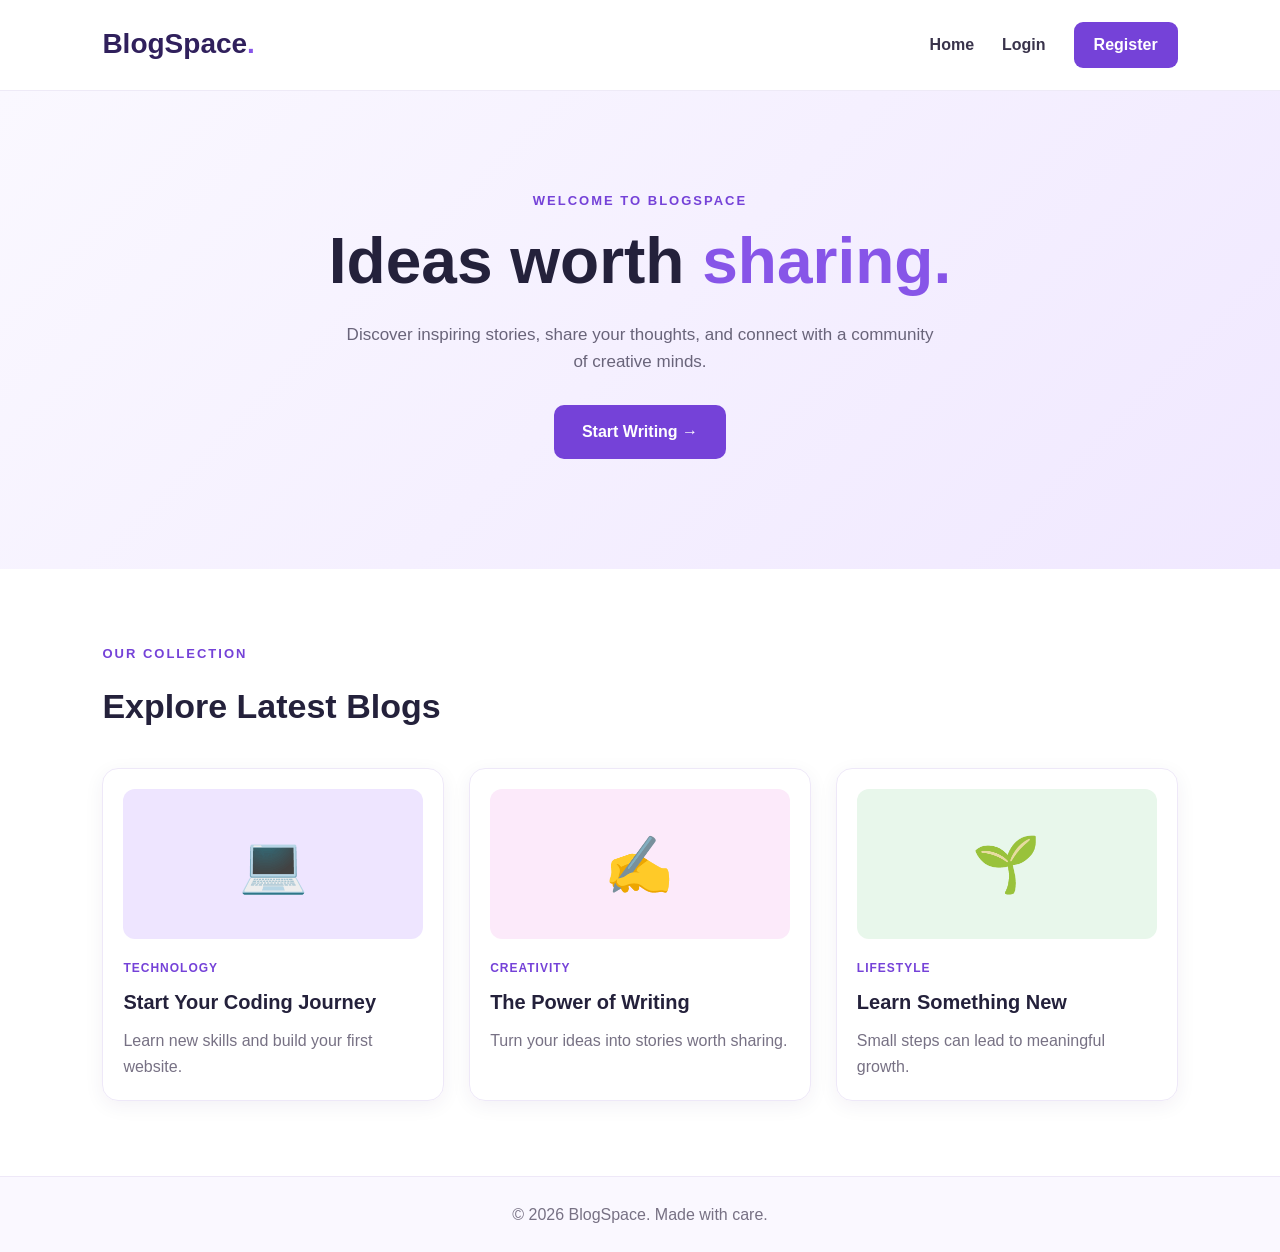
<file: index.html>
<!DOCTYPE html>
<html lang="en">
<head>
    <meta charset="UTF-8">
    <meta name="viewport" content="width=device-width, initial-scale=1.0">
    <title>BlogSpace - Home</title>
    <link rel="stylesheet" href="style.css">
</head>
<body>

    <header class="navbar">
        <a href="index.html" class="logo">BlogSpace<span>.</span></a>

        <nav>
            <a href="index.html">Home</a>
            <a href="login.html">Login</a>
            <a href="register.html" class="nav-button">Register</a>
        </nav>
    </header>

    <main>
        <section class="hero">
            <p class="eyebrow">WELCOME TO BLOGSPACE</p>

            <h1>Ideas worth <span>sharing.</span></h1>

            <p class="hero-text">
                Discover inspiring stories, share your thoughts,
                and connect with a community of creative minds.
            </p>

            <a href="register.html" class="primary-button">
                Start Writing →
            </a>
        </section>

        <section class="blogs">
            <p class="eyebrow">OUR COLLECTION</p>
            <h2>Explore Latest Blogs</h2>

            <div class="blog-grid">

                <article class="blog-card">
                    <div class="blog-art art-one">💻</div>
                    <p class="category">TECHNOLOGY</p>
                    <h3>Start Your Coding Journey</h3>
                    <p>Learn new skills and build your first website.</p>
                </article>

                <article class="blog-card">
                    <div class="blog-art art-two">✍️</div>
                    <p class="category">CREATIVITY</p>
                    <h3>The Power of Writing</h3>
                    <p>Turn your ideas into stories worth sharing.</p>
                </article>

                <article class="blog-card">
                    <div class="blog-art art-three">🌱</div>
                    <p class="category">LIFESTYLE</p>
                    <h3>Learn Something New</h3>
                    <p>Small steps can lead to meaningful growth.</p>
                </article>

            </div>
        </section>
    </main>

    <footer>
        <p>© 2026 BlogSpace. Made with care.</p>
    </footer>

    <script src="script.js"></script>
</body>
</html>
</file>
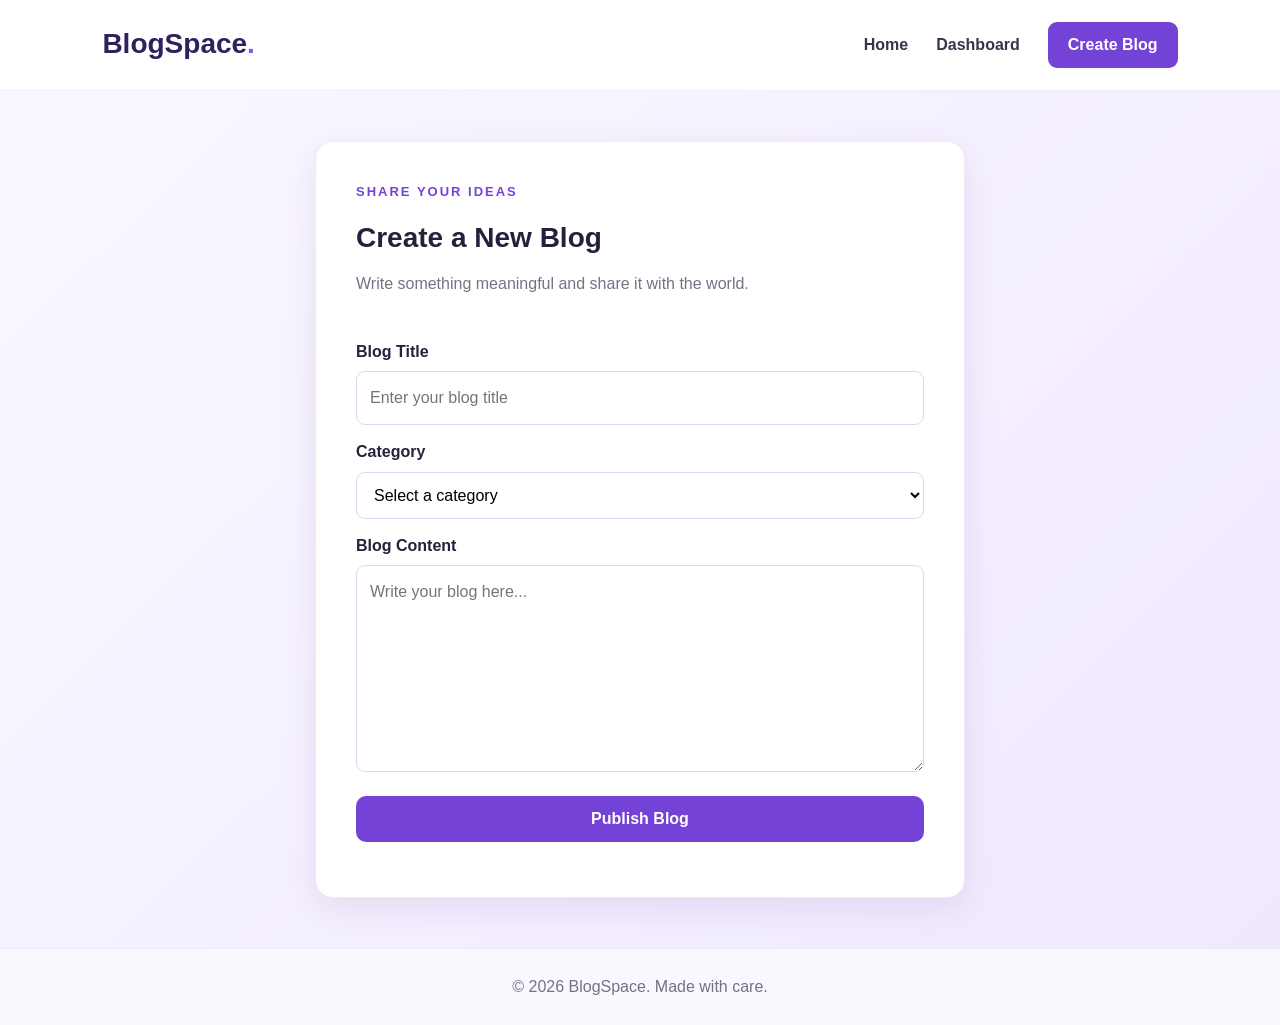
<file: create-blog.html>
<!DOCTYPE html>
<html lang="en">
<head>
    <meta charset="UTF-8">
    <meta name="viewport" content="width=device-width, initial-scale=1.0">
    <title>Create Blog - BlogSpace</title>
    <link rel="stylesheet" href="style.css">
</head>
<body>

    <header class="navbar">
        <a href="index.html" class="logo">BlogSpace<span>.</span></a>

        <nav>
            <a href="index.html">Home</a>
            <a href="dashboard.html">Dashboard</a>
            <a href="create-blog.html" class="nav-button">Create Blog</a>
        </nav>
    </header>

    <main class="auth-section">
        <div class="auth-card create-card">
            <p class="eyebrow">SHARE YOUR IDEAS</p>
            <h1>Create a New Blog</h1>
            <p class="auth-description">
                Write something meaningful and share it with the world.
            </p>

            <form id="blogForm">
                <label for="blogTitle">Blog Title</label>
                <input
                    type="text"
                    id="blogTitle"
                    placeholder="Enter your blog title"
                    required
                >

                <label for="blogCategory">Category</label>
                <select id="blogCategory" required>
                    <option value="">Select a category</option>
                    <option value="Technology">Technology</option>
                    <option value="Education">Education</option>
                    <option value="Lifestyle">Lifestyle</option>
                    <option value="Creativity">Creativity</option>
                </select>

                <label for="blogContent">Blog Content</label>
                <textarea
                    id="blogContent"
                    rows="7"
                    placeholder="Write your blog here..."
                    required
                ></textarea>

                <button type="submit" class="primary-button auth-button">
                    Publish Blog
                </button>
            </form>

            <p id="blogMessage" class="message"></p>
        </div>
    </main>

    <footer>
        <p>© 2026 BlogSpace. Made with care.</p>
    </footer>

    <script src="script.js"></script>
</body>
</html>
</file>
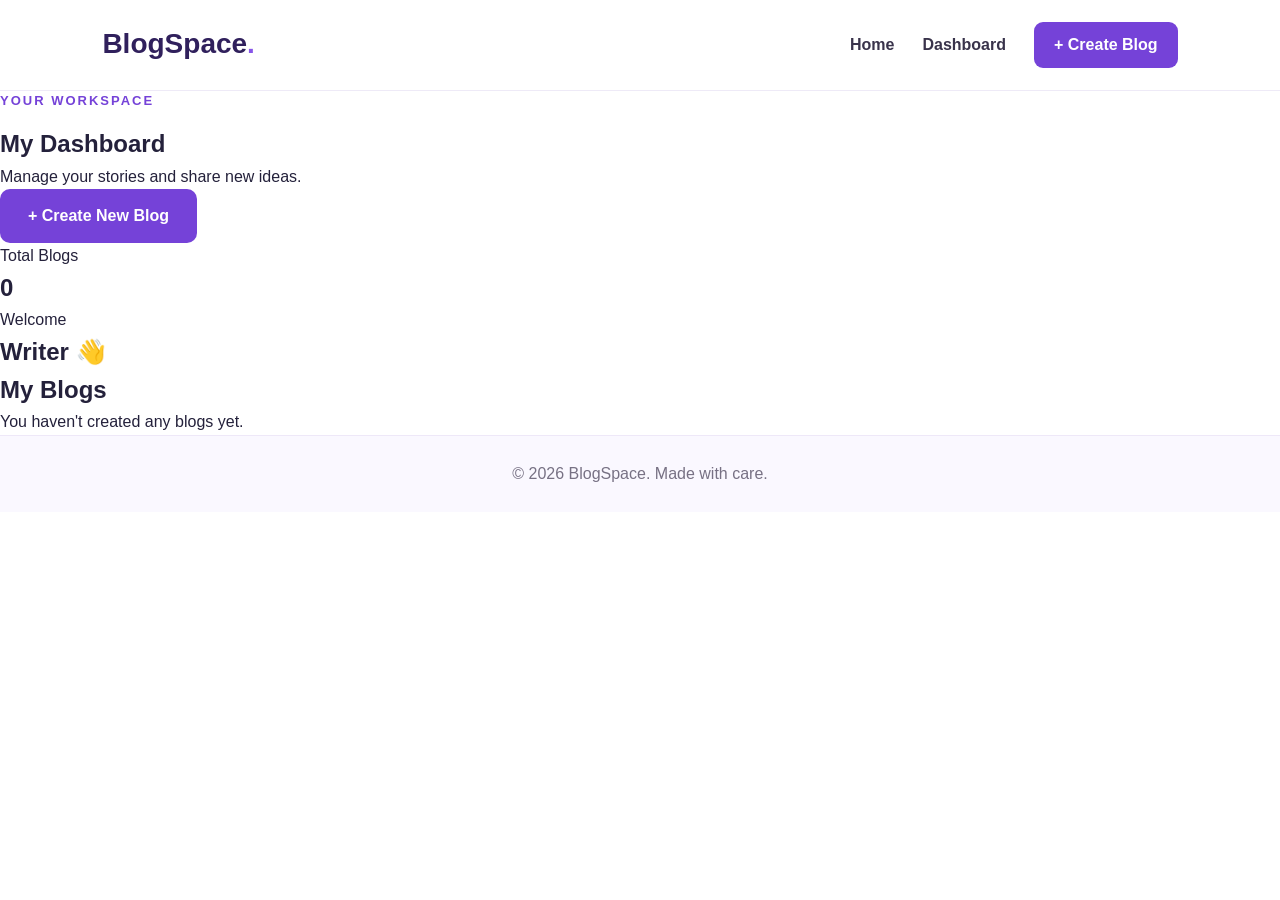
<file: dashboard.html>
<!DOCTYPE html>
<html lang="en">
<head>
    <meta charset="UTF-8">
    <meta name="viewport" content="width=device-width, initial-scale=1.0">
    <title>Dashboard - BlogSpace</title>
    <link rel="stylesheet" href="style.css">
</head>
<body>

    <header class="navbar">
        <a href="index.html" class="logo">BlogSpace<span>.</span></a>
        <nav>
            <a href="index.html">Home</a>
            <a href="dashboard.html">Dashboard</a>
            <a href="create-blog.html" class="nav-button">+ Create Blog</a>
        </nav>
    </header>

    <main class="dashboard">
        <section class="dashboard-heading">
            <div>
                <p class="eyebrow">YOUR WORKSPACE</p>
                <h1>My Dashboard</h1>
                <p>Manage your stories and share new ideas.</p>
            </div>
            <a href="create-blog.html" class="primary-button">
                + Create New Blog
            </a>
        </section>

        <section class="stats">
            <div class="stat-card">
                <p>Total Blogs</p>
                <h2 id="totalBlogs">0</h2>
            </div>
            <div class="stat-card">
                <p>Welcome</p>
                <h2>Writer 👋</h2>
            </div>
        </section>

        <section class="my-blogs">
            <h2>My Blogs</h2>
            <div id="myBlogs" class="blog-grid"></div>
            <p id="emptyMessage">You haven't created any blogs yet.</p>
        </section>
    </main>

    <footer>
        <p>© 2026 BlogSpace. Made with care.</p>
    </footer>

    <script src="script.js"></script>
</body>
</html>
</file>
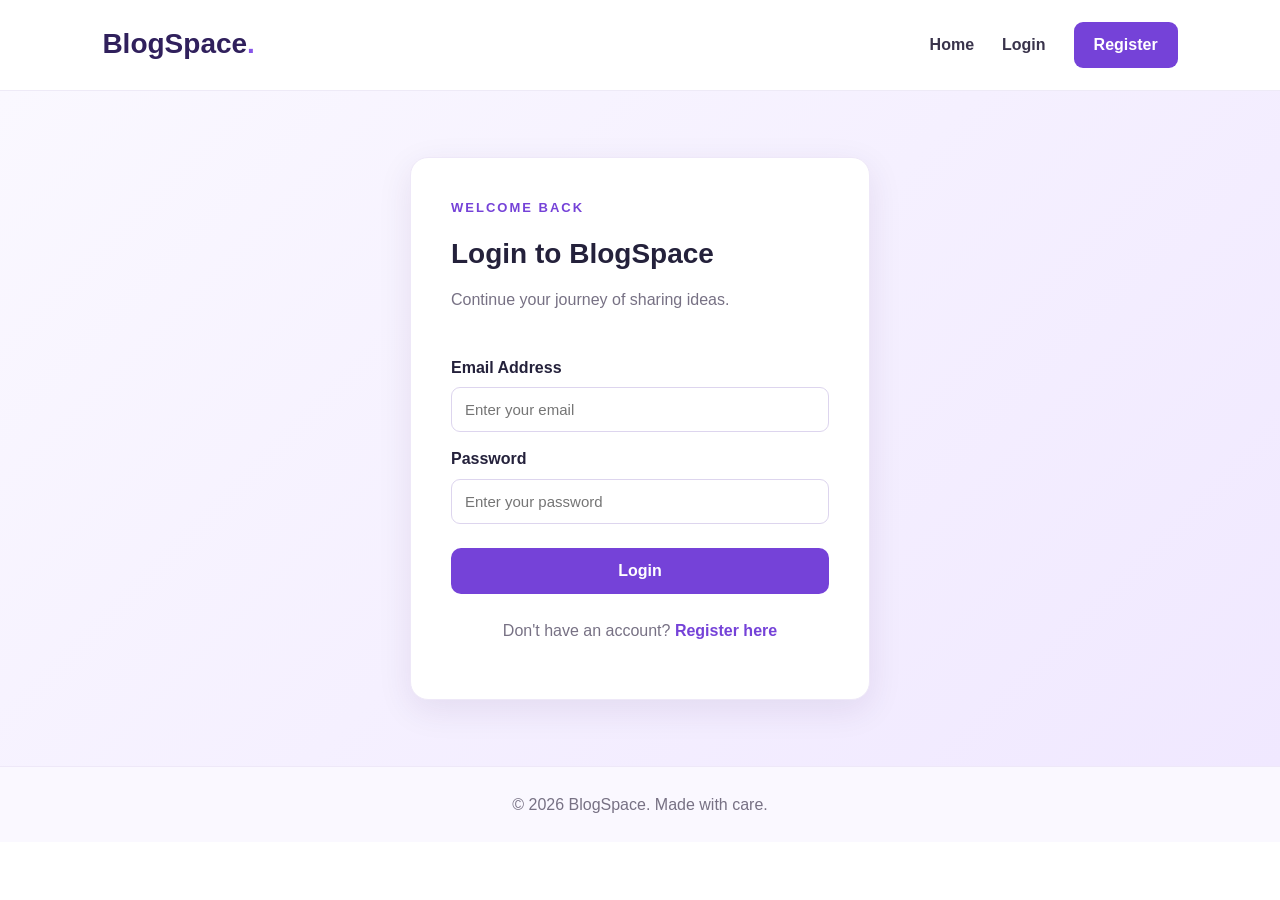
<file: login.html>
<!DOCTYPE html>
<html lang="en">
<head>
    <meta charset="UTF-8">
    <meta name="viewport" content="width=device-width, initial-scale=1.0">
    <title>Login - BlogSpace</title>
    <link rel="stylesheet" href="style.css">
</head>
<body>

    <header class="navbar">
        <a href="index.html" class="logo">BlogSpace<span>.</span></a>

        <nav>
            <a href="index.html">Home</a>
            <a href="login.html">Login</a>
            <a href="register.html" class="nav-button">Register</a>
        </nav>
    </header>

    <main class="auth-section">
        <div class="auth-card">
            <p class="eyebrow">WELCOME BACK</p>
            <h1>Login to BlogSpace</h1>
            <p class="auth-description">
                Continue your journey of sharing ideas.
            </p>

            <form id="loginForm">
                <label for="email">Email Address</label>
                <input
                    type="email"
                    id="email"
                    placeholder="Enter your email"
                    required
                >

                <label for="password">Password</label>
                <input
                    type="password"
                    id="password"
                    placeholder="Enter your password"
                    required
                >

                <button type="submit" class="primary-button auth-button">
                    Login
                </button>
            </form>

            <p class="auth-footer">
                Don't have an account?
                <a href="register.html">Register here</a>
            </p>

            <p id="loginMessage" class="message"></p>
        </div>
    </main>

    <footer>
        <p>© 2026 BlogSpace. Made with care.</p>
    </footer>

    <script src="script.js"></script>
</body>
</html>
</file>
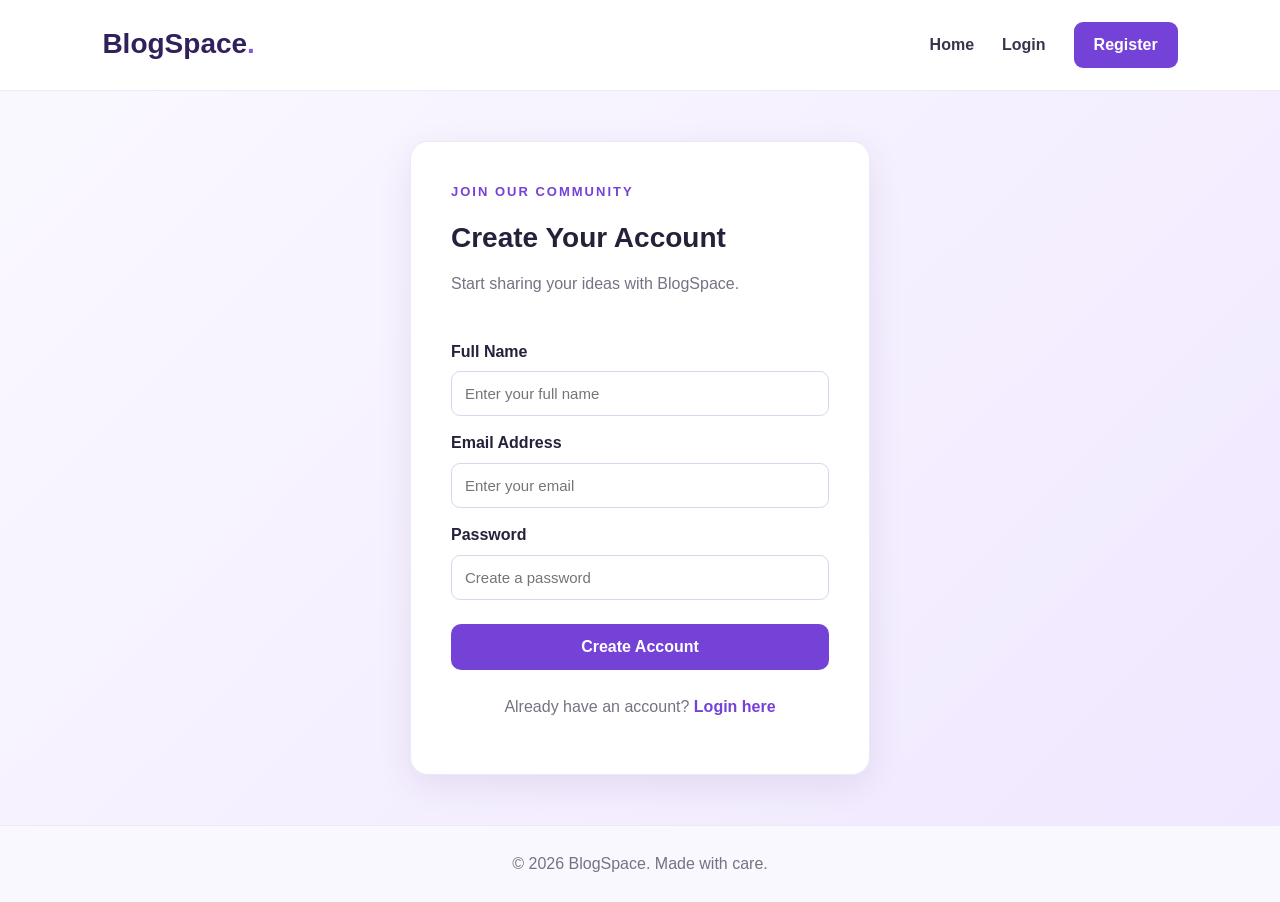
<file: register.html>
<!DOCTYPE html>
<html lang="en">
<head>
    <meta charset="UTF-8">
    <meta name="viewport" content="width=device-width, initial-scale=1.0">
    <title>Register - BlogSpace</title>
    <link rel="stylesheet" href="style.css">
</head>
<body>

    <header class="navbar">
        <a href="index.html" class="logo">BlogSpace<span>.</span></a>

        <nav>
            <a href="index.html">Home</a>
            <a href="login.html">Login</a>
            <a href="register.html" class="nav-button">Register</a>
        </nav>
    </header>

    <main class="auth-section">
        <div class="auth-card">
            <p class="eyebrow">JOIN OUR COMMUNITY</p>
            <h1>Create Your Account</h1>
            <p class="auth-description">
                Start sharing your ideas with BlogSpace.
            </p>

            <form id="registerForm">
                <label for="name">Full Name</label>
                <input type="text" id="name"
                       placeholder="Enter your full name" required>

                <label for="regEmail">Email Address</label>
                <input type="email" id="regEmail"
                       placeholder="Enter your email" required>

                <label for="regPassword">Password</label>
                <input type="password" id="regPassword"
                       placeholder="Create a password"
                       minlength="6" required>

                <button type="submit" class="primary-button auth-button">
                    Create Account
                </button>
            </form>

            <p class="auth-footer">
                Already have an account?
                <a href="login.html">Login here</a>
            </p>

            <p id="registerMessage" class="message"></p>
        </div>
    </main>

    <footer>
        <p>© 2026 BlogSpace. Made with care.</p>
    </footer>

    <script src="script.js"></script>
</body>
</html>
</file>
<file: style.css>
/* Basic Reset */
* {
    margin: 0;
    padding: 0;
    box-sizing: border-box;
}

body {
    font-family: Arial, sans-serif;
    background: #ffffff;
    color: #24213b;
    line-height: 1.6;
}

/* Navigation Bar */
.navbar {
    display: flex;
    justify-content: space-between;
    align-items: center;
    padding: 22px 8%;
    background: #ffffff;
    border-bottom: 1px solid #eeeaf7;
}

.logo {
    font-size: 28px;
    font-weight: bold;
    color: #30205c;
    text-decoration: none;
}

.logo span {
    color: #8755e8;
}

.navbar nav {
    display: flex;
    align-items: center;
    gap: 28px;
}

.navbar nav a {
    text-decoration: none;
    color: #39334b;
    font-weight: 600;
}

.navbar nav a:hover {
    color: #8755e8;
}

.navbar nav .nav-button {
    background: #7542d8;
    color: white;
    padding: 10px 20px;
    border-radius: 9px;
}

/* Hero Section */
.hero {
    text-align: center;
    padding: 100px 20px 110px;
    background: linear-gradient(135deg, #faf8ff, #f0e8ff);
}

.eyebrow {
    color: #7542d8;
    font-size: 13px;
    font-weight: bold;
    letter-spacing: 2px;
    margin-bottom: 14px;
}

.hero h1 {
    font-size: clamp(38px, 6vw, 64px);
    line-height: 1.15;
    margin-bottom: 22px;
}

.hero h1 span {
    color: #8755e8;
}

.hero-text {
    max-width: 600px;
    margin: 0 auto 30px;
    color: #69647a;
    font-size: 17px;
}

.primary-button {
    display: inline-block;
    background: #7542d8;
    color: white;
    text-decoration: none;
    padding: 14px 28px;
    border-radius: 10px;
    font-weight: bold;
    transition: 0.3s;
}

.primary-button:hover {
    background: #5830ac;
    transform: translateY(-2px);
}

/* Blog Cards */
.blogs {
    padding: 75px 8%;
}

.blogs > h2 {
    font-size: 34px;
    margin-bottom: 35px;
}

.blog-grid {
    display: grid;
    grid-template-columns: repeat(3, minmax(0, 1fr));
    gap: 25px;
}

.blog-card {
    border: 1px solid #eee8f8;
    border-radius: 16px;
    padding: 20px;
    box-shadow: 0 5px 20px rgba(50, 25, 90, 0.06);
    transition: 0.3s;
}

.blog-card:hover {
    transform: translateY(-5px);
    box-shadow: 0 12px 28px rgba(50, 25, 90, 0.12);
}

.blog-art {
    height: 150px;
    display: flex;
    justify-content: center;
    align-items: center;
    font-size: 55px;
    border-radius: 12px;
    margin-bottom: 20px;
}

.art-one {
    background: #eee5ff;
}

.art-two {
    background: #fceafa;
}

.art-three {
    background: #e8f7eb;
}

.category {
    color: #7542d8;
    font-size: 12px;
    font-weight: bold;
    letter-spacing: 1px;
    margin-bottom: 8px;
}

.blog-card h3 {
    margin-bottom: 10px;
    font-size: 20px;
}

.blog-card > p:last-child {
    color: #777184;
}

/* Footer */
footer {
    text-align: center;
    padding: 25px;
    background: #faf8ff;
    color: #777184;
    border-top: 1px solid #eee8f8;
}

/* Mobile Responsive Design */
@media (max-width: 768px) {
    .navbar {
        padding: 18px 5%;
        flex-wrap: wrap;
        gap: 15px;
    }

    .navbar nav {
        gap: 15px;
    }

    .blogs {
        padding: 50px 5%;
    }

    .blog-grid {
        grid-template-columns: 1fr;
    }

    .hero {
        padding: 70px 20px;
    }

    .blogs > h2 {
        font-size: 28px;
    }
}

@media (max-width: 380px) {
    .navbar nav {
        gap: 10px;
        font-size: 13px;
    }

    .navbar nav .nav-button {
        padding: 8px 10px;
    }
}

/* Login and Register Pages */
.auth-section {
    min-height: 75vh;
    display: flex;
    justify-content: center;
    align-items: center;
    padding: 50px 20px;
    background: linear-gradient(135deg, #faf8ff, #f0e8ff);
}

.auth-card {
    width: 100%;
    max-width: 460px;
    padding: 40px;
    background: #ffffff;
    border: 1px solid #eee8f8;
    border-radius: 18px;
    box-shadow: 0 10px 35px rgba(50, 25, 90, 0.09);
}

.auth-card h1 {
    font-size: 28px;
    margin-bottom: 10px;
}

.auth-description {
    color: #777184;
    margin-bottom: 28px;
}

.auth-card form {
    display: flex;
    flex-direction: column;
}

.auth-card label {
    margin: 14px 0 7px;
    font-weight: 600;
}

.auth-card input {
    width: 100%;
    padding: 13px;
    border: 1px solid #ddd5ee;
    border-radius: 9px;
    font-size: 15px;
    outline: none;
}

.auth-card input:focus {
    border-color: #7542d8;
    box-shadow: 0 0 0 3px #eee5ff;
}

.auth-button {
    width: 100%;
    border: none;
    cursor: pointer;
    margin-top: 24px;
    font-size: 16px;
}

.auth-footer {
    margin-top: 24px;
    text-align: center;
    color: #777184;
}

.auth-footer a {
    color: #7542d8;
    font-weight: bold;
    text-decoration: none;
}

.message {
    margin-top: 15px;
    text-align: center;
    color: #7542d8;
}

/* Create Blog Form */
.create-card {
    max-width: 650px;
}

.create-card input,
.create-card select,
.create-card textarea {
    width: 100%;
    padding: 13px;
    border: 1px solid #ddd5ee;
    border-radius: 9px;
    font: inherit;
    background: #ffffff;
}

.create-card textarea {
    resize: vertical;
    min-height: 150px;
}

.create-card select:focus,
.create-card textarea:focus {
    outline: 2px solid #eee5ff;
    border-color: #7542d8;
}
</file>
